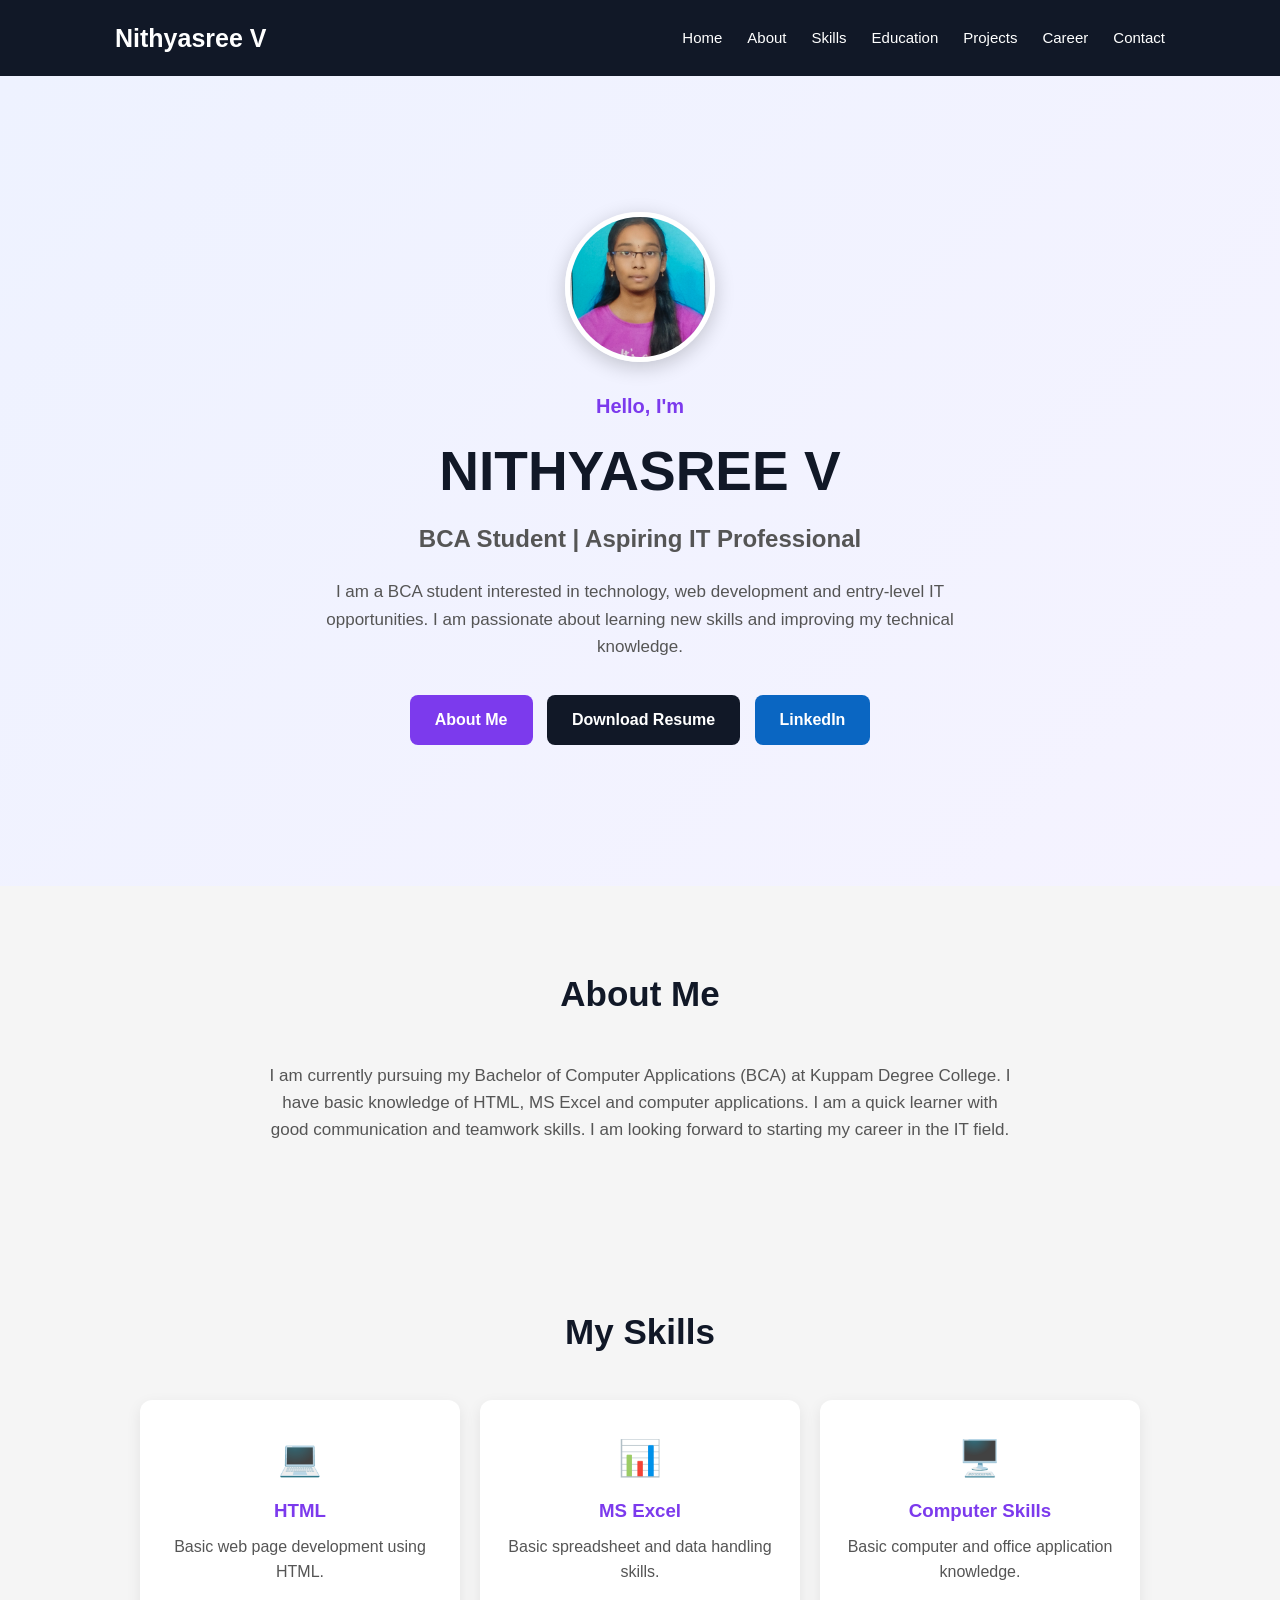
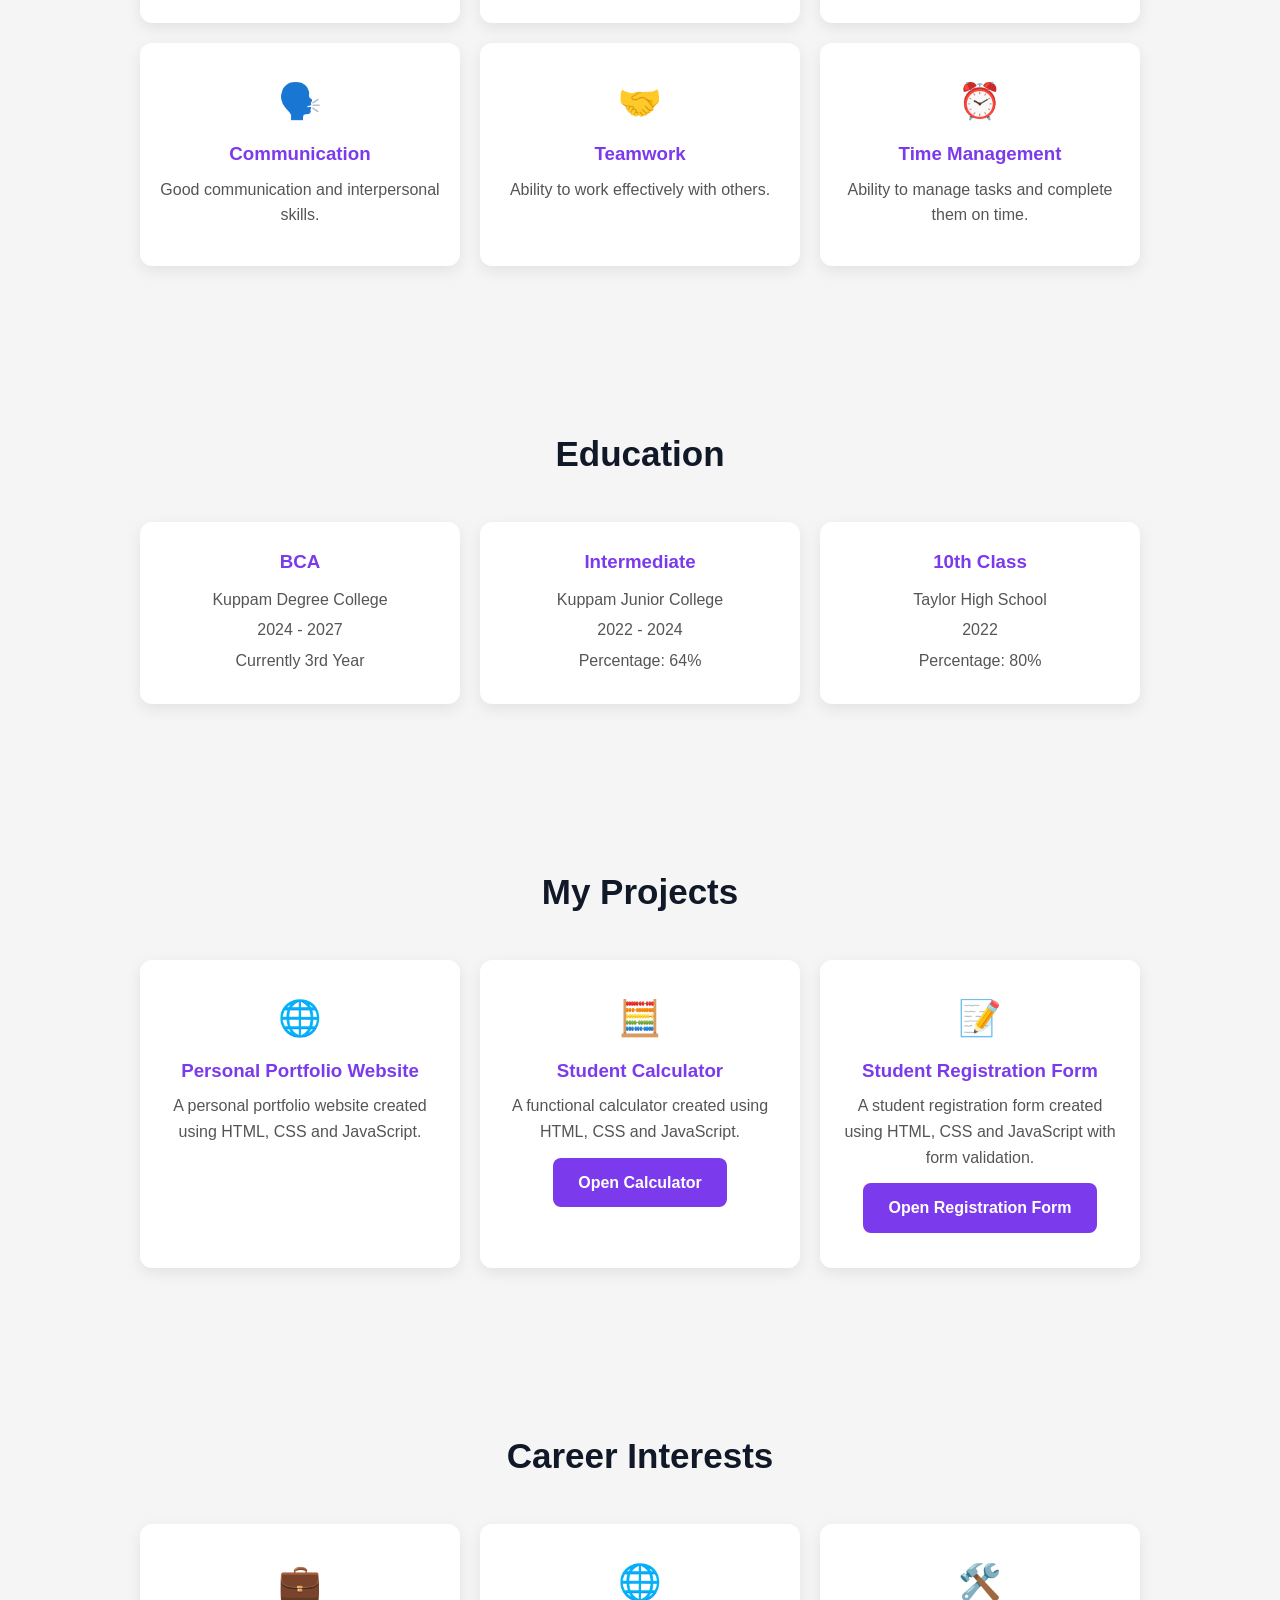
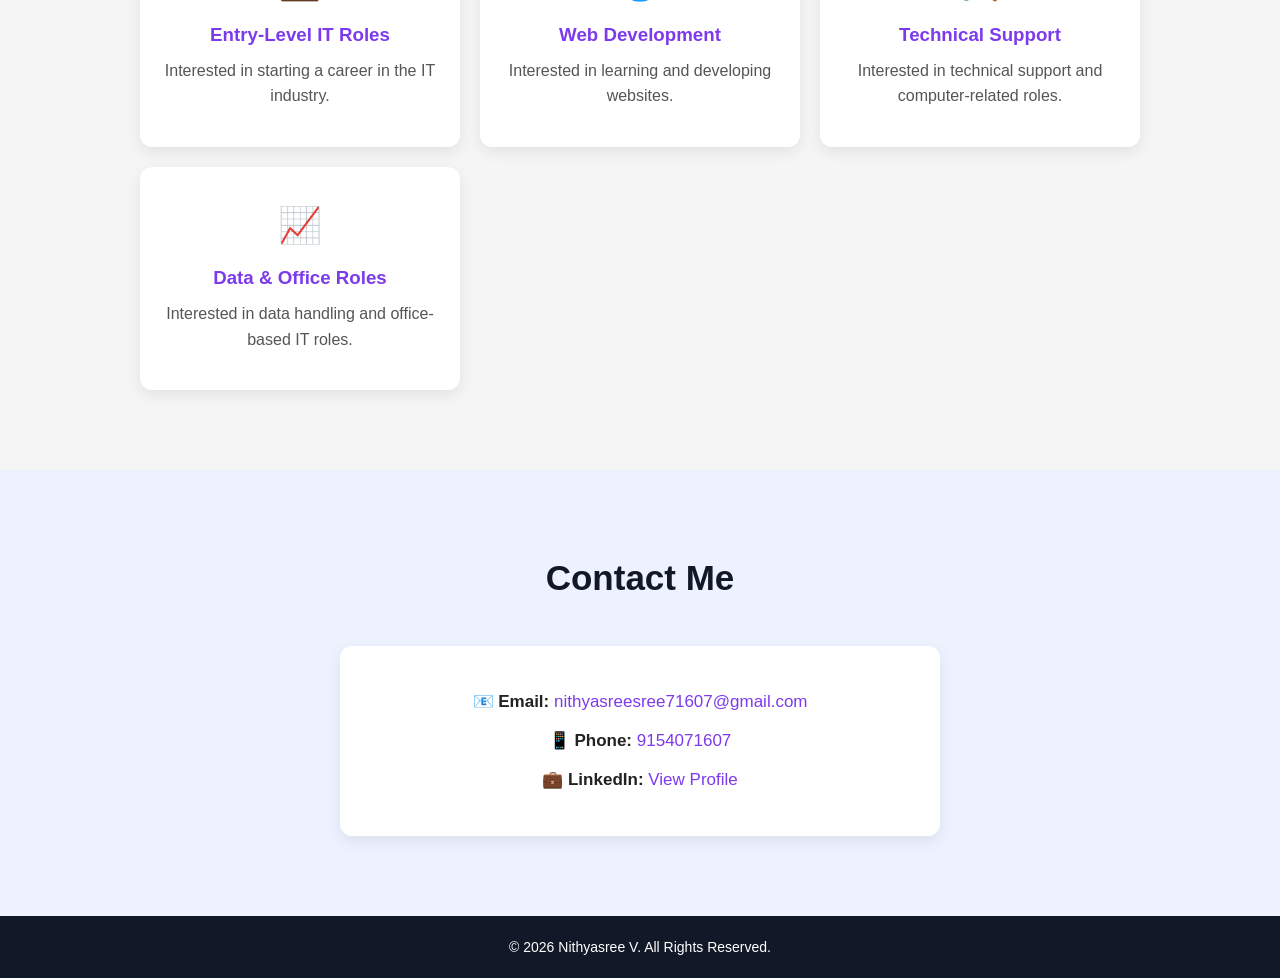
<file: index.html>
<!DOCTYPE html>
<html lang="en">

<head>

    <meta charset="UTF-8">

    <meta name="viewport" content="width=device-width, initial-scale=1.0">

    <title>Nithyasree V | Portfolio</title>

    <link rel="stylesheet" href="style.css">

</head>

<body>

    <!-- Navigation -->
    <header>

        <nav class="navbar">

            <div class="logo">
                Nithyasree V
            </div>

            <div class="nav-links">

                <a href="#home">Home</a>
                <a href="#about">About</a>
                <a href="#skills">Skills</a>
                <a href="#education">Education</a>
                <a href="#projects">Projects</a>
                <a href="#career">Career</a>
                <a href="#contact">Contact</a>

            </div>

        </nav>

    </header>


    <!-- Home Section -->
    <section id="home" class="hero">

        <div class="hero-content">

            <img
                src="profile.jpeg.jpg"
                alt="Nithyasree profile photo"
                class="profile-photo"
            >

            <p class="hello">
                Hello, I'm
            </p>

            <h1>
                NITHYASREE V
            </h1>

            <h2>
                BCA Student | Aspiring IT Professional
            </h2>

            <p class="intro">
                I am a BCA student interested in technology,
                web development and entry-level IT opportunities.
                I am passionate about learning new skills and
                improving my technical knowledge.
            </p>

            <div class="buttons">

                <a href="#about" class="btn primary">
                    About Me
                </a>

                <a
                    href="./Nithyasree_Resume.pdf"
                    class="btn resume-btn"
                    download
                >
                    Download Resume
                </a>

                <a
                    href="https://www.linkedin.com/in/v-nithyasree-b97103439"
                    class="btn linkedin-btn"
                    target="_blank"
                >
                    LinkedIn
                </a>

            </div>

        </div>

    </section>


    <!-- About Section -->
    <section id="about">

        <h2>
            About Me
        </h2>

        <p class="section-text">

            I am currently pursuing my Bachelor of Computer
            Applications (BCA) at Kuppam Degree College.
            I have basic knowledge of HTML, MS Excel and
            computer applications. I am a quick learner with
            good communication and teamwork skills. I am
            looking forward to starting my career in the IT field.

        </p>

    </section>


    <!-- Skills Section -->
    <section id="skills">

        <h2>
            My Skills
        </h2>

        <div class="skills-container">

            <div class="skill-card">

                <div class="skill-icon">
                    💻
                </div>

                <h3>
                    HTML
                </h3>

                <p>
                    Basic web page development using HTML.
                </p>

            </div>


            <div class="skill-card">

                <div class="skill-icon">
                    📊
                </div>

                <h3>
                    MS Excel
                </h3>

                <p>
                    Basic spreadsheet and data handling skills.
                </p>

            </div>


            <div class="skill-card">

                <div class="skill-icon">
                    🖥️
                </div>

                <h3>
                    Computer Skills
                </h3>

                <p>
                    Basic computer and office application knowledge.
                </p>

            </div>


            <div class="skill-card">

                <div class="skill-icon">
                    🗣️
                </div>

                <h3>
                    Communication
                </h3>

                <p>
                    Good communication and interpersonal skills.
                </p>

            </div>


            <div class="skill-card">

                <div class="skill-icon">
                    🤝
                </div>

                <h3>
                    Teamwork
                </h3>

                <p>
                    Ability to work effectively with others.
                </p>

            </div>


            <div class="skill-card">

                <div class="skill-icon">
                    ⏰
                </div>

                <h3>
                    Time Management
                </h3>

                <p>
                    Ability to manage tasks and complete them on time.
                </p>

            </div>

        </div>

    </section>


    <!-- Education Section -->
    <section id="education">

        <h2>
            Education
        </h2>

        <div class="education-container">

            <div class="education-card">

                <h3>
                    BCA
                </h3>

                <p>
                    Kuppam Degree College
                </p>

                <p>
                    2024 - 2027
                </p>

                <p>
                    Currently 3rd Year
                </p>

            </div>


            <div class="education-card">

                <h3>
                    Intermediate
                </h3>

                <p>
                    Kuppam Junior College
                </p>

                <p>
                    2022 - 2024
                </p>

                <p>
                    Percentage: 64%
                </p>

            </div>


            <div class="education-card">

                <h3>
                    10th Class
                </h3>

                <p>
                    Taylor High School
                </p>

                <p>
                    2022
                </p>

                <p>
                    Percentage: 80%
                </p>

            </div>

        </div>

    </section>


    <!-- Projects Section -->
    <section id="projects">

        <h2>
            My Projects
        </h2>

        <div class="skills-container">

            <!-- Portfolio Project -->
            <div class="skill-card">

                <div class="skill-icon">
                    🌐
                </div>

                <h3>
                    Personal Portfolio Website
                </h3>

                <p>
                    A personal portfolio website created using
                    HTML, CSS and JavaScript.
                </p>

            </div>


            <!-- Calculator Project -->
            <div class="skill-card">

                <div class="skill-icon">
                    🧮
                </div>

                <h3>
                    Student Calculator
                </h3>

                <p>
                    A functional calculator created using
                    HTML, CSS and JavaScript.
                </p>

                <a
                    href="./Student-Calculator/calculator.html"
                    class="btn primary"
                    target="_blank"
                >
                    Open Calculator
                </a>

            </div>


            <!-- Registration Form Project -->
            <div class="skill-card">

                <div class="skill-icon">
                    📝
                </div>

                <h3>
                    Student Registration Form
                </h3>

                <p>
                    A student registration form created using
                    HTML, CSS and JavaScript with form validation.
                </p>

                <a
                    href="./Student-Registration/registration.html"
                    class="btn primary"
                    target="_blank"
                >
                    Open Registration Form
                </a>

            </div>

        </div>

    </section>


    <!-- Career Section -->
    <section id="career">

        <h2>
            Career Interests
        </h2>

        <div class="skills-container">

            <div class="skill-card">

                <div class="skill-icon">
                    💼
                </div>

                <h3>
                    Entry-Level IT Roles
                </h3>

                <p>
                    Interested in starting a career in the IT industry.
                </p>

            </div>


            <div class="skill-card">

                <div class="skill-icon">
                    🌐
                </div>

                <h3>
                    Web Development
                </h3>

                <p>
                    Interested in learning and developing websites.
                </p>

            </div>


            <div class="skill-card">

                <div class="skill-icon">
                    🛠️
                </div>

                <h3>
                    Technical Support
                </h3>

                <p>
                    Interested in technical support and computer-related roles.
                </p>

            </div>


            <div class="skill-card">

                <div class="skill-icon">
                    📈
                </div>

                <h3>
                    Data & Office Roles
                </h3>

                <p>
                    Interested in data handling and office-based IT roles.
                </p>

            </div>

        </div>

    </section>


    <!-- Contact Section -->
    <section id="contact" class="contact">

        <h2>
            Contact Me
        </h2>

        <div class="contact-card">

            <p>
                📧
                <strong>Email:</strong>
                <a href="mailto:nithyasreesree71607@gmail.com">
                     nithyasreesree71607@gmail.com
                   
                </a>
            </p>

            <p>
                📱
                <strong>Phone:</strong>
                <a href="tel:9154071607">
                    9154071607
                </a>
            </p>

            <p>
                💼
                <strong>LinkedIn:</strong>
                <a
                    href="https://www.linkedin.com/in/v-nithyasree-b97103439"
                    target="_blank"
                >
                    View Profile
                </a>
            </p>

        </div>

    </section>


    <!-- Footer -->
    <footer>

        <p>
            © 2026 Nithyasree V. All Rights Reserved.
        </p>

    </footer>


    <!-- JavaScript -->
    <script src="script.js"></script>

</body>

</html>
</file>
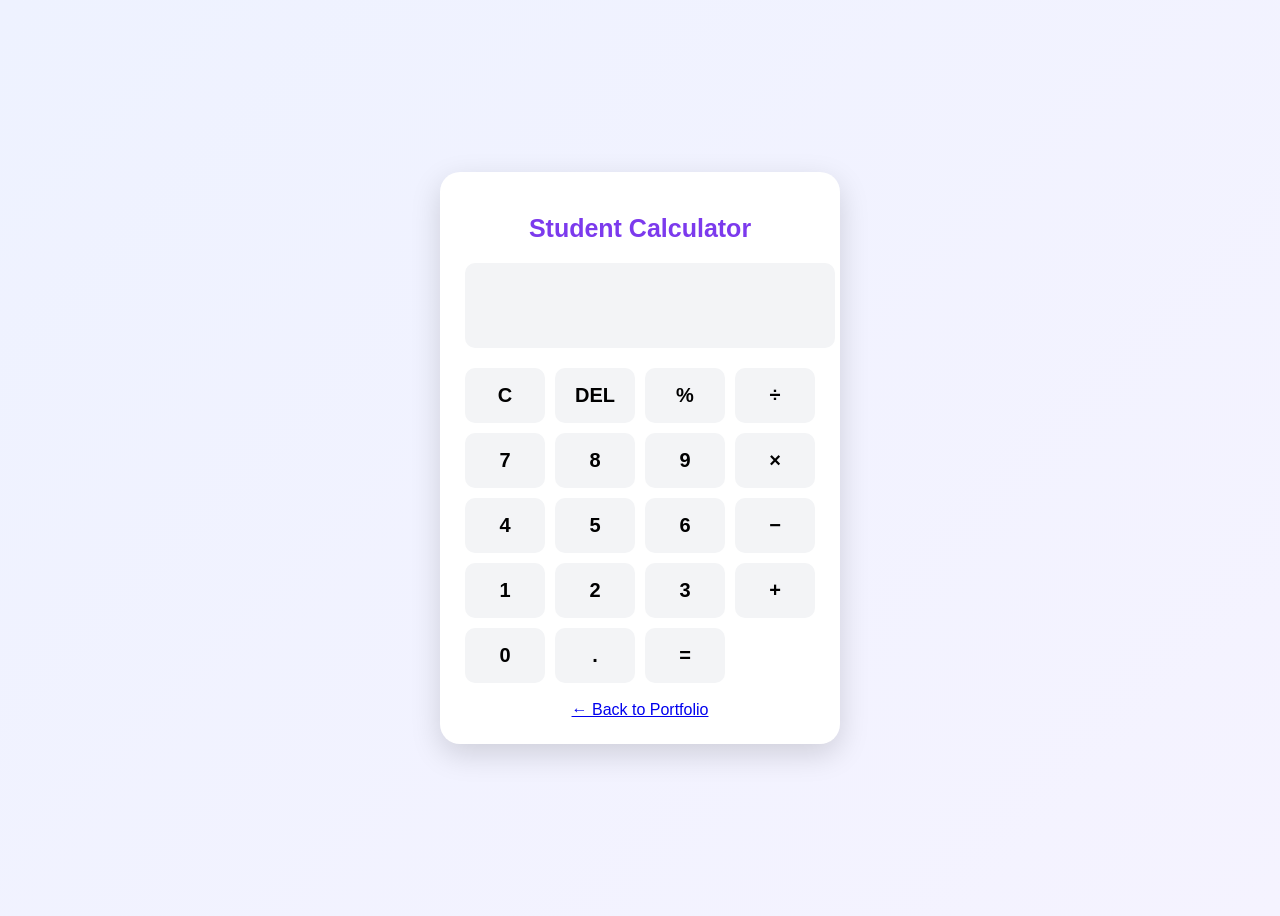
<file: Student-Calculator/calculator.html>
<!DOCTYPE html>
<html>
<head>

    <title>Student Calculator</title>

    <link rel="stylesheet" href="calculator.css">

</head>

<body>

    <div class="calculator">

        <h1>Student Calculator</h1>

        <input type="text" id="display" readonly>

        <div class="buttons">

            <button onclick="clearDisplay()">C</button>
            <button onclick="deleteLast()">DEL</button>
            <button onclick="appendValue('%')">%</button>
            <button onclick="appendValue('/')">÷</button>

            <button onclick="appendValue('7')">7</button>
            <button onclick="appendValue('8')">8</button>
            <button onclick="appendValue('9')">9</button>
            <button onclick="appendValue('*')">×</button>

            <button onclick="appendValue('4')">4</button>
            <button onclick="appendValue('5')">5</button>
            <button onclick="appendValue('6')">6</button>
            <button onclick="appendValue('-')">−</button>

            <button onclick="appendValue('1')">1</button>
            <button onclick="appendValue('2')">2</button>
            <button onclick="appendValue('3')">3</button>
            <button onclick="appendValue('+')">+</button>

            <button onclick="appendValue('0')">0</button>
            <button onclick="appendValue('.')">.</button>
            <button onclick="calculate()">=</button>

        </div>

        <br>

        <a href="../index.html">
            ← Back to Portfolio
        </a>

    </div>

    <script src="calculator.js"></script>

</body>
</html>
</file>
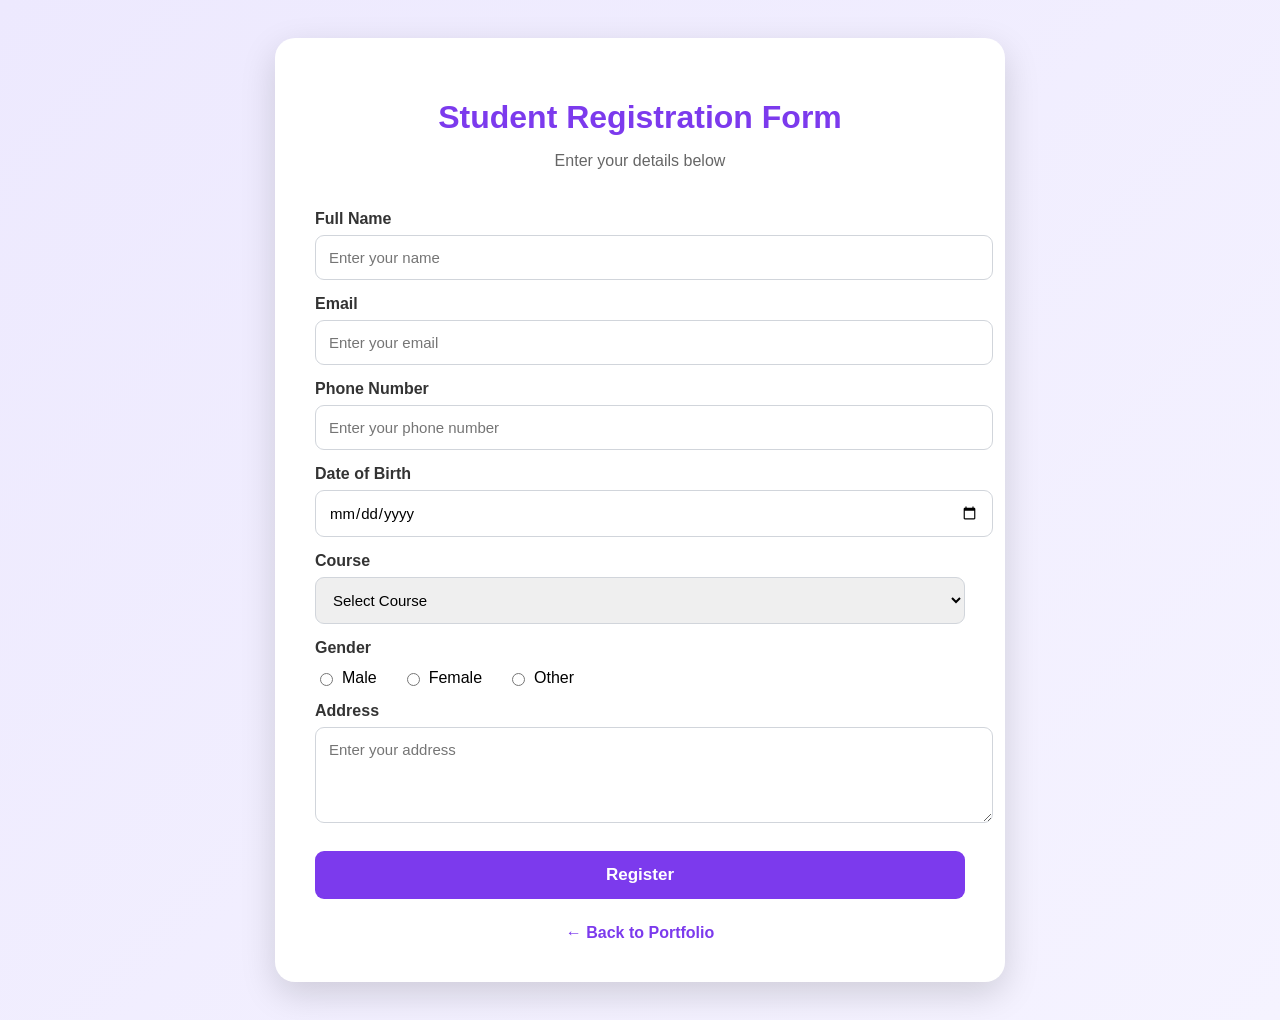
<file: Student-Registration/registration.html>
<!DOCTYPE html>
<html lang="en">

<head>
    <meta charset="UTF-8">
    <meta name="viewport" content="width=device-width, initial-scale=1.0">

    <title>Student Registration Form</title>

    <link rel="stylesheet" href="registration.css">
</head>

<body>

    <div class="container">

        <h1>Student Registration Form</h1>

        <p class="subtitle">Enter your details below</p>

        <form id="registrationForm">

            <label for="name">Full Name</label>
            <input type="text" id="name" placeholder="Enter your name" required>

            <label for="email">Email</label>
            <input type="email" id="email" placeholder="Enter your email" required>

            <label for="phone">Phone Number</label>
            <input type="tel" id="phone" placeholder="Enter your phone number" required>

            <label for="dob">Date of Birth</label>
            <input type="date" id="dob" required>

            <label for="course">Course</label>

            <select id="course" required>
                <option value="">Select Course</option>
                <option value="BCA">BCA</option>
                <option value="B.Com">B.Com</option>
                <option value="B.Sc">B.Sc</option>
                <option value="BA">BA</option>
            </select>

            <label>Gender</label>

            <div class="gender">

                <label>
                    <input type="radio" name="gender" value="Male" required>
                    Male
                </label>

                <label>
                    <input type="radio" name="gender" value="Female">
                    Female
                </label>

                <label>
                    <input type="radio" name="gender" value="Other">
                    Other
                </label>

            </div>

            <label for="address">Address</label>

            <textarea
                id="address"
                rows="4"
                placeholder="Enter your address"
                required
            ></textarea>

            <button type="submit">Register</button>

        </form>

        <p id="message"></p>

        <a href="../index.html" class="back">
            ← Back to Portfolio
        </a>

    </div>

    <script>

        const form = document.getElementById("registrationForm");
        const message = document.getElementById("message");

        form.addEventListener("submit", function(event) {

            event.preventDefault();

            const name = document.getElementById("name").value;

            message.textContent =
                "Registration successful! Welcome, " + name + " 🎉";

            form.reset();

        });

    </script>

</body>

</html>
</file>
<file: style.css>
/* =========================
   GLOBAL STYLES
========================= */

* {
    margin: 0;
    padding: 0;
    box-sizing: border-box;
}

html {
    scroll-behavior: smooth;
}

body {
    font-family: Arial, sans-serif;
    background-color: #f5f5f5;
    color: #222;
    line-height: 1.6;
}


/* =========================
   NAVIGATION BAR
========================= */

header {
    background-color: #111827;
    position: sticky;
    top: 0;
    z-index: 1000;
}

.navbar {
    max-width: 1100px;
    margin: auto;
    padding: 18px 25px;

    display: flex;
    justify-content: space-between;
    align-items: center;
}

.logo {
    color: white;
    font-size: 25px;
    font-weight: bold;
}

.nav-links {
    display: flex;
    gap: 25px;
}

.nav-links a {
    color: white;
    text-decoration: none;
    font-size: 15px;
    transition: 0.3s;
}

.nav-links a:hover {
    color: #a855f7;
}


/* =========================
   HOME / HERO
========================= */

.hero {
    min-height: 90vh;

    display: flex;
    justify-content: center;
    align-items: center;

    text-align: center;

    background: linear-gradient(
        135deg,
        #eef2ff,
        #f5f3ff
    );

    padding: 60px 20px;
}

.hero-content {
    max-width: 800px;
}


/* =========================
   PROFILE PHOTO
========================= */

.profile-photo {
    width: 150px;
    height: 150px;

    object-fit: cover;

    border-radius: 50%;

    border: 5px solid white;

    box-shadow:
        0 5px 20px rgba(0, 0, 0, 0.2);

    margin-bottom: 20px;
}


/* =========================
   HERO TEXT
========================= */

.hello {
    color: #7c3aed;
    font-size: 20px;
    font-weight: bold;
}

.hero h1 {
    font-size: 55px;
    color: #111827;
    margin: 5px 0;
}

.hero h2 {
    font-size: 24px;
    color: #555;
    margin-bottom: 20px;
}

.intro {
    max-width: 650px;
    margin: auto;

    color: #555;

    font-size: 17px;
}


/* =========================
   BUTTONS
========================= */

.buttons {
    margin-top: 30px;
}

.btn {
    display: inline-block;

    padding: 12px 25px;

    margin: 5px;

    border-radius: 8px;

    text-decoration: none;

    font-weight: bold;

    transition: 0.3s;
}


/* PRIMARY BUTTON */

.primary {
    background-color: #7c3aed;
    color: white;
}

.primary:hover {
    background-color: #5b21b6;
}


/* SECONDARY BUTTON */

.secondary {
    border: 2px solid #7c3aed;

    color: #7c3aed;

    background-color: white;
}

.secondary:hover {
    background-color: #7c3aed;
    color: white;
}


/* RESUME BUTTON */

.resume-btn {
    background-color: #111827;
    color: white;
}

.resume-btn:hover {
    background-color: #7c3aed;
    color: white;
}


/* LINKEDIN BUTTON */

.linkedin-btn {
    background-color: #0a66c2;
    color: white;
}

.linkedin-btn:hover {
    background-color: #004182;
    color: white;
}


/* =========================
   COMMON SECTIONS
========================= */

section {
    padding: 80px 20px;

    transition:
        opacity 0.8s ease,
        transform 0.8s ease;
}

section h2 {
    text-align: center;

    font-size: 35px;

    margin-bottom: 40px;

    color: #111827;
}

.section-text {
    max-width: 750px;

    margin: auto;

    text-align: center;

    color: #555;

    font-size: 17px;
}


/* =========================
   SCROLL ANIMATION
========================= */

section.hidden {
    opacity: 0;
    transform: translateY(40px);
}

section.show {
    opacity: 1;
    transform: translateY(0);
}


/* =========================
   SKILLS
========================= */

.skills-container {
    max-width: 1000px;

    margin: auto;

    display: grid;

    grid-template-columns:
        repeat(3, 1fr);

    gap: 20px;
}

.skill-card {
    background-color: white;

    padding: 30px 20px;

    text-align: center;

    border-radius: 12px;

    box-shadow:
        0 5px 15px rgba(0, 0, 0, 0.08);

    transition: 0.3s;
}

.skill-card:hover {
    transform: translateY(-8px);

    box-shadow:
        0 10px 25px rgba(0, 0, 0, 0.12);
}

.skill-icon {
    font-size: 35px;

    margin-bottom: 10px;
}

.skill-card h3 {
    color: #7c3aed;

    margin-bottom: 8px;
}

.skill-card p {
    color: #555;

    margin-bottom: 8px;
}


/* =========================
   EDUCATION
========================= */

.education-container {
    max-width: 1000px;

    margin: auto;

    display: grid;

    grid-template-columns:
        repeat(3, 1fr);

    gap: 20px;
}

.education-card {
    background-color: white;

    padding: 25px;

    border-radius: 12px;

    box-shadow:
        0 5px 15px rgba(0, 0, 0, 0.08);

    text-align: center;

    transition: 0.3s;
}

.education-card:hover {
    transform: translateY(-8px);

    box-shadow:
        0 10px 25px rgba(0, 0, 0, 0.12);
}

.education-card h3 {
    color: #7c3aed;

    margin-bottom: 10px;
}

.education-card p {
    color: #555;

    margin: 5px 0;
}


/* =========================
   CONTACT
========================= */

.contact {
    background-color: #eef2ff;
}

.contact-card {
    max-width: 600px;

    margin: auto;

    background-color: white;

    padding: 30px;

    border-radius: 12px;

    text-align: center;

    box-shadow:
        0 5px 15px rgba(0, 0, 0, 0.08);
}

.contact-card p {
    margin: 12px 0;

    font-size: 17px;
}

.contact-card a {
    color: #7c3aed;

    text-decoration: none;
}

.contact-card a:hover {
    text-decoration: underline;
}


/* =========================
   FOOTER
========================= */

footer {
    background-color: #111827;

    color: white;

    text-align: center;

    padding: 20px;
}

footer p {
    font-size: 14px;
}


/* =========================
   TABLET / MOBILE
========================= */

@media (max-width: 768px) {

    .navbar {
        flex-direction: column;

        gap: 15px;
    }

    .nav-links {
        gap: 12px;

        flex-wrap: wrap;

        justify-content: center;
    }

    .hero h1 {
        font-size: 40px;
    }

    .hero h2 {
        font-size: 19px;
    }

    .skills-container,
    .education-container {
        grid-template-columns: 1fr;
    }

    section {
        padding: 60px 15px;
    }

    section h2 {
        font-size: 30px;
    }
}


/* =========================
   SMALL MOBILE
========================= */

@media (max-width: 480px) {

    .hero h1 {
        font-size: 34px;
    }

    .hero h2 {
        font-size: 17px;
    }

    .profile-photo {
        width: 120px;
        height: 120px;
    }

    .nav-links {
        gap: 8px;
    }

    .nav-links a {
        font-size: 13px;
    }

    .btn {
        display: block;

        max-width: 260px;

        margin: 10px auto;
    }

    .project-card {
        padding: 25px 15px;
    }
}
</file>
<file: Student-Calculator/calculator.css>
{
    margin: 0;
    padding: 0;
    box-sizing: border-box;
}

body {
    font-family: Arial, sans-serif;
    background: linear-gradient(135deg, #eef2ff, #f5f3ff);
    min-height: 100vh;

    display: flex;
    justify-content: center;
    align-items: center;
}

.calculator {
    width: 350px;
    background-color: white;
    padding: 25px;
    border-radius: 20px;

    box-shadow: 0 10px 30px rgba(0, 0, 0, 0.15);

    text-align: center;
}

.calculator h1 {
    color: #7c3aed;
    font-size: 25px;
    margin-bottom: 20px;
}

#display {
    width: 100%;
    height: 65px;

    border: none;
    background-color: #f3f4f6;

    border-radius: 10px;
    margin-bottom: 20px;
    padding: 10px;

    font-size: 28px;
    text-align: right;
    color: #111827;
}

.buttons {
    display: grid;
    grid-template-columns: repeat(4, 1fr);
    gap: 10px;
}

button {
    height: 55px;

    border: none;
    border-radius: 10px;

    background-color: #f3f4f6;

    font-size: 20px;
    font-weight: bold;

    cursor: pointer;
    transition: 0.2s;
}

button:hover {
    background-color: #ddd6fe;
    transform: scale(1.05);
}

.back {
    display: inline-block;

    margin-top: 20px;

    color: #7c3aed;

    text-decoration: none;

    font-weight: bold;
}

.back:hover {
    text-decoration: underline;
}

@media (max-width: 400px) {

    .calculator {
        width: 90%;
        padding: 20px;
    }

    .calculator h1 {
        font-size: 22px;
    }

    button {
        height: 50px;
    }
}
</file>
<file: Student-Registration/registration.css>
{
    margin: 0;
    padding: 0;
    box-sizing: border-box;
}

body {
    font-family: Arial, sans-serif;
    background: linear-gradient(135deg, #ede9fe, #f5f3ff);
    min-height: 100vh;

    display: flex;
    justify-content: center;
    align-items: center;

    padding: 30px 15px;
}

.container {
    width: 100%;
    max-width: 650px;

    background: white;

    padding: 40px;

    border-radius: 20px;

    box-shadow: 0 12px 35px rgba(0, 0, 0, 0.15);
}

h1 {
    text-align: center;
    color: #7c3aed;
    font-size: 32px;
    margin-bottom: 8px;
}

.subtitle {
    text-align: center;
    color: #666;
    margin-bottom: 25px;
}

form {
    display: flex;
    flex-direction: column;
}

form > label {
    font-weight: bold;
    color: #333;
    margin-top: 15px;
    margin-bottom: 7px;
}

input,
select,
textarea {
    width: 100%;
    padding: 13px;

    border: 1px solid #d1d5db;
    border-radius: 9px;

    font-size: 15px;
    font-family: Arial, sans-serif;

    outline: none;
    transition: 0.3s;
}

input:focus,
select:focus,
textarea:focus {
    border-color: #7c3aed;
    box-shadow: 0 0 0 3px rgba(124, 58, 237, 0.12);
}

textarea {
    resize: vertical;
}

.gender {
    display: flex;
    gap: 25px;
    margin-top: 5px;
}

.gender label {
    display: flex;
    align-items: center;
    gap: 6px;
    font-weight: normal;
}

.gender input {
    width: auto;
}

button {
    margin-top: 28px;

    padding: 14px;

    border: none;
    border-radius: 9px;

    background: #7c3aed;
    color: white;

    font-size: 17px;
    font-weight: bold;

    cursor: pointer;

    transition: 0.3s;
}

button:hover {
    background: #5b21b6;
    transform: translateY(-2px);
}

#message {
    text-align: center;
    margin-top: 20px;

    color: #16a34a;

    font-weight: bold;
}

.back {
    display: block;

    text-align: center;

    margin-top: 25px;

    color: #7c3aed;

    text-decoration: none;

    font-weight: bold;
}

.back:hover {
    text-decoration: underline;
}

@media (max-width: 600px) {

    .container {
        padding: 25px 20px;
    }

    h1 {
        font-size: 26px;
    }

    .gender {
        flex-direction: column;
        gap: 10px;
    }
}
</file>
